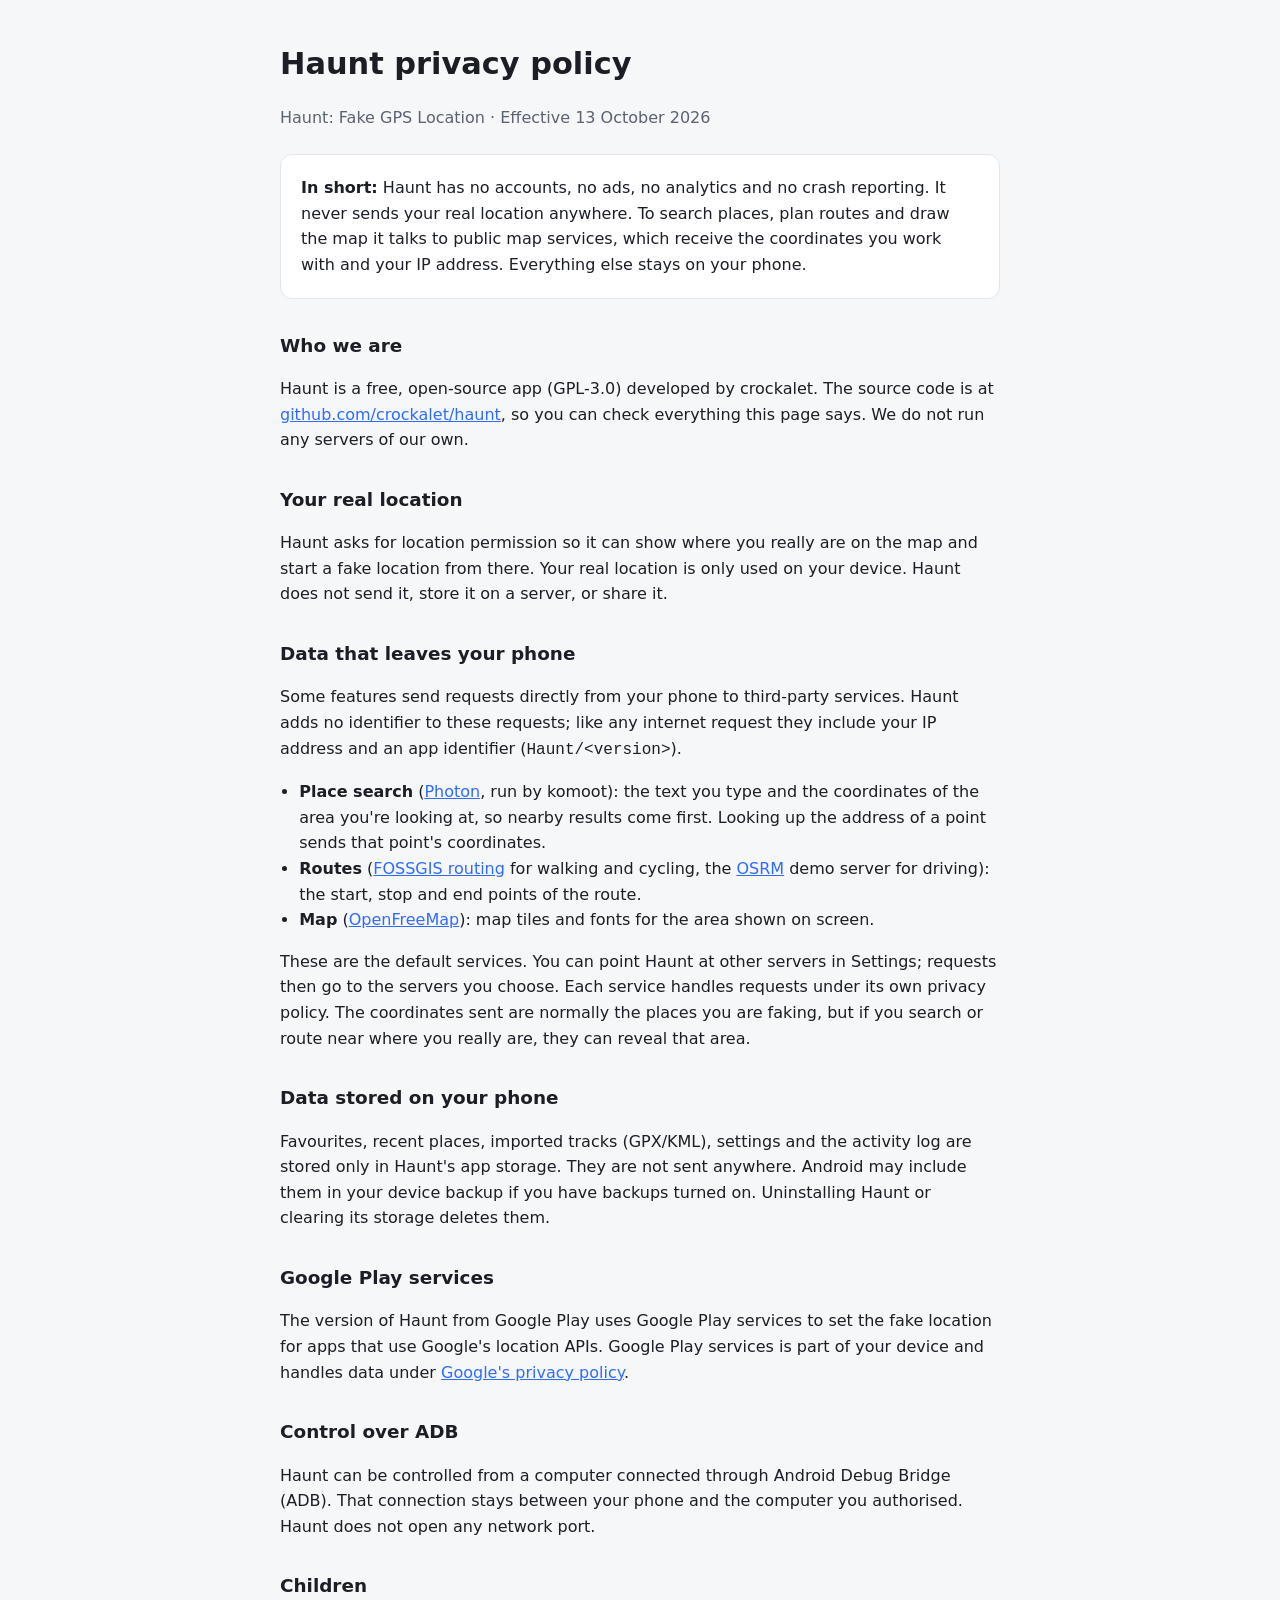
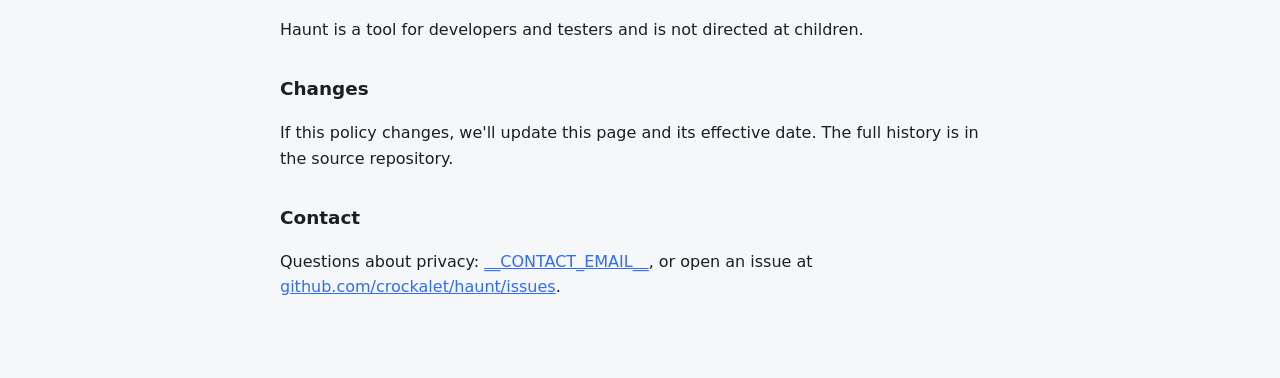
<file: site/privacy.html>
<!doctype html>
<html lang="en">
<head>
<meta charset="utf-8">
<meta name="viewport" content="width=device-width, initial-scale=1">
<title>Haunt privacy policy</title>
<style>
  :root { --bg: #f6f7f9; --fg: #1b1e24; --muted: #5b6270; --accent: #2f6bff; --card: #ffffff; --line: #e3e6eb; }
  @media (prefers-color-scheme: dark) {
    :root { --bg: #0f1115; --fg: #e8eaee; --muted: #9aa1ad; --accent: #7aa2ff; --card: #171a20; --line: #262a32; }
  }
  body { margin: 0; background: var(--bg); color: var(--fg); font: 16px/1.6 system-ui, -apple-system, "Segoe UI", sans-serif; }
  main { max-width: 720px; margin: 0 auto; padding: 40px 16px 64px; }
  h1 { font-size: 1.9rem; margin: 0 0 4px; }
  h2 { font-size: 1.15rem; margin: 32px 0 8px; }
  p, li { color: var(--fg); }
  .muted { color: var(--muted); }
  a { color: var(--accent); }
  ul { padding-left: 1.2rem; }
  .card { background: var(--card); border: 1px solid var(--line); border-radius: 12px; padding: 4px 20px; margin-top: 24px; }
</style>
</head>
<body>
<main>
<h1>Haunt privacy policy</h1>
<p class="muted">Haunt: Fake GPS Location · Effective 13 October 2026</p>

<div class="card">
<p><strong>In short:</strong> Haunt has no accounts, no ads, no analytics and no crash reporting. It never sends your real
location anywhere. To search places, plan routes and draw the map it talks to public map services, which receive the
coordinates you work with and your IP address. Everything else stays on your phone.</p>
</div>

<h2>Who we are</h2>
<p>Haunt is a free, open-source app (GPL-3.0) developed by crockalet. The source code is at
<a href="https://github.com/crockalet/haunt">github.com/crockalet/haunt</a>, so you can check everything this page says.
We do not run any servers of our own.</p>

<h2>Your real location</h2>
<p>Haunt asks for location permission so it can show where you really are on the map and start a fake location from
there. Your real location is only used on your device. Haunt does not send it, store it on a server, or share it.</p>

<h2>Data that leaves your phone</h2>
<p>Some features send requests directly from your phone to third-party services. Haunt adds no identifier to these
requests; like any internet request they include your IP address and an app identifier
(<code>Haunt/&lt;version&gt;</code>).</p>
<ul>
  <li><strong>Place search</strong> (<a href="https://photon.komoot.io">Photon</a>, run by komoot): the text you type and
    the coordinates of the area you're looking at, so nearby results come first. Looking up the address of a point sends
    that point's coordinates.</li>
  <li><strong>Routes</strong> (<a href="https://routing.openstreetmap.de">FOSSGIS routing</a> for walking and cycling,
    the <a href="https://project-osrm.org">OSRM</a> demo server for driving): the start, stop and end points of the route.</li>
  <li><strong>Map</strong> (<a href="https://openfreemap.org">OpenFreeMap</a>): map tiles and fonts for the area shown on
    screen.</li>
</ul>
<p>These are the default services. You can point Haunt at other servers in Settings; requests then go to the servers you
choose. Each service handles requests under its own privacy policy. The coordinates sent are normally the places you
are faking, but if you search or route near where you really are, they can reveal that area.</p>

<h2>Data stored on your phone</h2>
<p>Favourites, recent places, imported tracks (GPX/KML), settings and the activity log are stored only in Haunt's app
storage. They are not sent anywhere. Android may include them in your device backup if you have backups turned on.
Uninstalling Haunt or clearing its storage deletes them.</p>

<h2>Google Play services</h2>
<p>The version of Haunt from Google Play uses Google Play services to set the fake location for apps that use Google's
location APIs. Google Play services is part of your device and handles data under
<a href="https://policies.google.com/privacy">Google's privacy policy</a>.</p>

<h2>Control over ADB</h2>
<p>Haunt can be controlled from a computer connected through Android Debug Bridge (ADB). That connection stays between
your phone and the computer you authorised. Haunt does not open any network port.</p>

<h2>Children</h2>
<p>Haunt is a tool for developers and testers and is not directed at children.</p>

<h2>Changes</h2>
<p>If this policy changes, we'll update this page and its effective date. The full history is in the source repository.</p>

<h2>Contact</h2>
<p>Questions about privacy: <a href="mailto:__CONTACT_EMAIL__">__CONTACT_EMAIL__</a>, or open an issue at
<a href="https://github.com/crockalet/haunt/issues">github.com/crockalet/haunt/issues</a>.</p>
</main>
</body>
</html>
</file>
